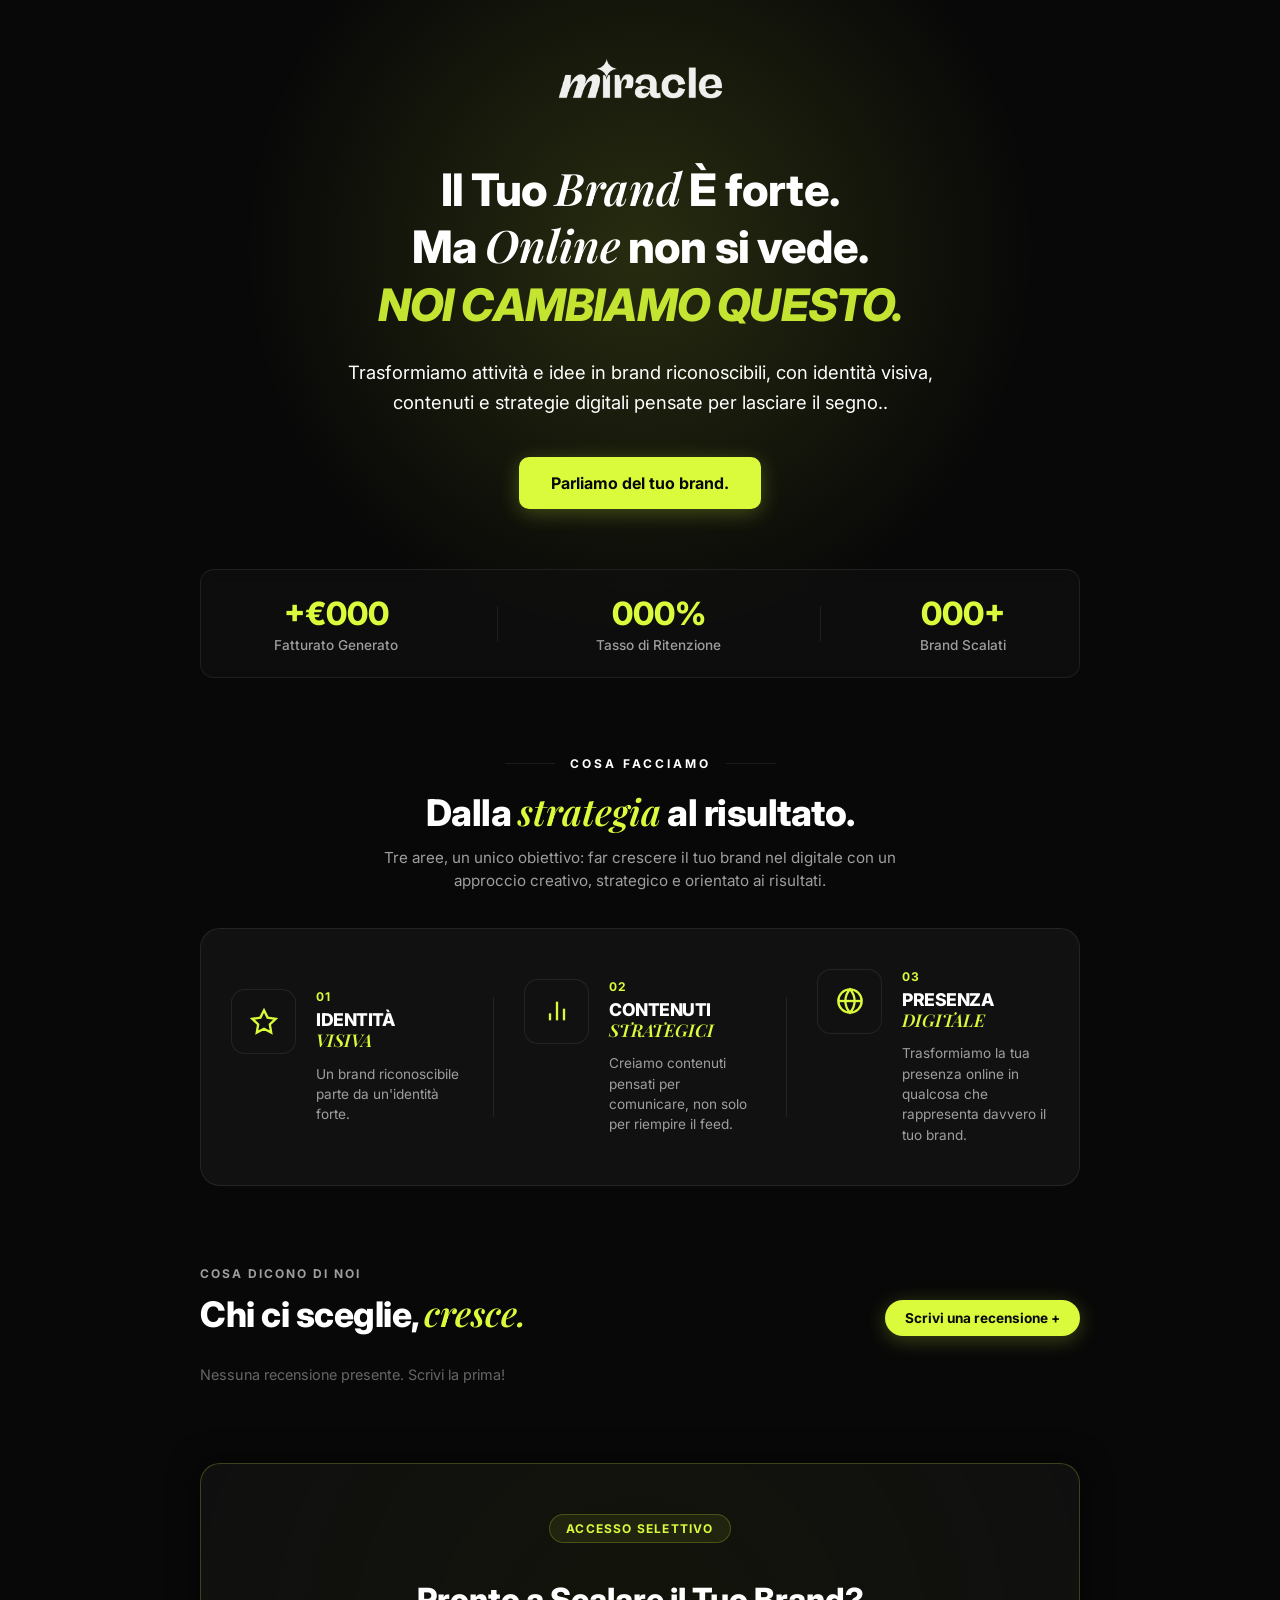
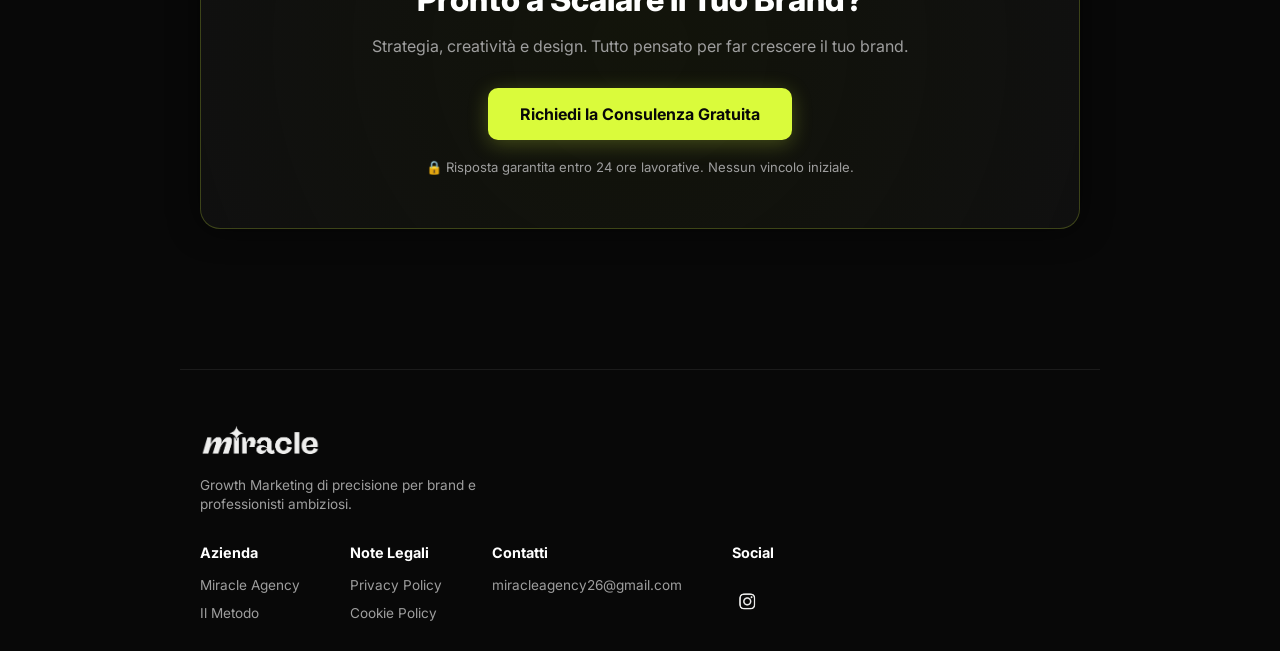
<file: index.HTML>
<!DOCTYPE html>
<html lang="it">
<head>
    <meta charset="UTF-8">
    <meta name="viewport" content="width=device-width, initial-scale=1.0">
    <title>Miracle Agency | Dominanza Digitale & Scale Marketing</title>
    <!-- Font -->
    <link href="https://fonts.googleapis.com/css2?family=Inter:wght@400;600;700;800&family=Playfair+Display:ital,wght@1,600&display=swap" rel="stylesheet">
    <!-- FOGLIO DI STILE -->
    <link rel="stylesheet" href="stile.css">
</head>
<body>
    <div class="glow-bg"></div>

    <main class="container">
        <!-- LOGO -->
        <header class="logo-container">
            <img src="logom.png" alt="Miracle Agency Logo" class="logo">
        </header>

        <!-- HERO SECTION -->
        <h1 class="headline">
            Il Tuo <span class="serif-italic">Brand</span> È forte.<br>
            Ma <span class="serif-italic">Online</span> non si vede.<br>
            <span class="red-highlight">NOI CAMBIAMO QUESTO.</span>
        </h1>
        <p class="subtitle new-subtitle">Trasformiamo attività e idee in brand riconoscibili, con identità visiva, contenuti e strategie digitali pensate per lasciare il segno..</p>
        
        <div class="hero-cta-group">
            <a href="#candidatura" class="cta-button primary-cta">Parliamo del tuo brand.</a>
        </div>

        <!-- STATS BAR -->
        <section class="stats-bar">
            <div class="stat-item">
                <span class="stat-number">+€000</span>
                <span class="stat-label">Fatturato Generato</span>
            </div>
            <div class="stat-divider"></div>
            <div class="stat-item">
                <span class="stat-number">000%</span>
                <span class="stat-label">Tasso di Ritenzione</span>
            </div>
            <div class="stat-divider"></div>
            <div class="stat-item">
                <span class="stat-number">000+</span>
                <span class="stat-label">Brand Scalati</span>
            </div>
        </section>

        <!-- PILLARI / COSA FACCIAMO -->
        <section class="features-grid" id="metodo">
            <div class="section-header-box">
                <span class="section-badge-tag">COSA FACCIAMO</span>
                <h2 class="section-main-title">Dalla <span class="serif-italic highlight">strategia</span> al risultato.</h2>
                <p class="section-desc">Tre aree, un unico obiettivo: far crescere il tuo brand nel digitale con un approccio creativo, strategico e orientato ai risultati.</p>
            </div>

            <div class="features-wrapper">
                <!-- Card 1 -->
                <div class="feature-card">
                    <div class="card-icon-box">
                        <svg class="feature-svg" viewBox="0 0 24 24" fill="none" stroke="currentColor" stroke-width="2"><path d="M12 2l3.09 6.26L22 9.27l-5 4.87 1.18 6.88L12 17.77l-6.18 3.25L7 14.14 2 9.27l6.91-1.01L12 2z"/></svg>
                    </div>
                    <div class="card-content">
                        <span class="step-num">01</span>
                        <h3>IDENTITÀ<br><span class="serif-italic highlight">VISIVA</span></h3>
                        <p>Un brand riconoscibile parte da un'identità forte.</p>
                    </div>
                </div>

                <div class="feature-divider"></div>

                <!-- Card 2 -->
                <div class="feature-card">
                    <div class="card-icon-box">
                        <svg class="feature-svg" viewBox="0 0 24 24" fill="none" stroke="currentColor" stroke-width="2"><line x1="18" y1="20" x2="18" y2="10"/><line x1="12" y1="20" x2="12" y2="4"/><line x1="6" y1="20" x2="6" y2="14"/></svg>
                    </div>
                    <div class="card-content">
                        <span class="step-num">02</span>
                        <h3>CONTENUTI<br><span class="serif-italic highlight">STRATEGICI</span></h3>
                        <p>Creiamo contenuti pensati per comunicare, non solo per riempire il feed.</p>
                    </div>
                </div>

                <div class="feature-divider"></div>

                <!-- Card 3 -->
                <div class="feature-card">
                    <div class="card-icon-box">
                        <svg class="feature-svg" viewBox="0 0 24 24" fill="none" stroke="currentColor" stroke-width="2"><circle cx="12" cy="12" r="10"/><line x1="2" y1="12" x2="22" y2="12"/><path d="M12 2a15.3 15.3 0 0 1 4 10 15.3 15.3 0 0 1-4 10 15.3 15.3 0 0 1-4-10 15.3 15.3 0 0 1 4-10z"/></svg>
                    </div>
                    <div class="card-content">
                        <span class="step-num">03</span>
                        <h3>PRESENZA<br><span class="serif-italic highlight">DIGITALE</span></h3>
                        <p>Trasformiamo la tua presenza online in qualcosa che rappresenta davvero il tuo brand.</p>
                    </div>
                </div>
            </div>
        </section>

        <!-- SEZIONE RECENSIONI (COSA DICONO DI NOI) -->
        <section class="reviews-section" id="recensioni">
            <div class="reviews-header">
                <div class="reviews-title-wrapper">
                    <span class="reviews-top-tag">COSA DICONO DI NOI</span>
                    <h2 class="reviews-main-title">Chi ci sceglie, <span class="serif-italic highlight">cresce.</span></h2>
                </div>
                <div>
                    <button id="openReviewFormBtn" class="cta-button primary-cta" style="padding: 10px 20px; font-size: 0.85rem; border-radius: 30px; border: none; cursor: pointer;">Scrivi una recensione +</button>
                </div>
            </div>

            <!-- FORM INTEGRATO (Inizialmente nascosto) -->
            <div id="reviewFormContainer" style="display: none; background: var(--card-bg, #111); border: 1px solid var(--border-light, #222); border-radius: 16px; padding: 25px; margin-bottom: 30px;">
                <h3 style="color: white; margin-bottom: 15px; font-size: 1.2rem;">Lascia la tua recensione</h3>
                <form id="inlineReviewForm" style="display: flex; flex-direction: column; gap: 15px;">
                    <div style="display: flex; flex-direction: column; gap: 5px;">
                        <label style="font-size: 0.8rem; color: #aaa;">Nome e Cognome</label>
                        <input type="text" id="authorName" required placeholder="es. Mario Rossi" style="padding: 12px; background: #000; border: 1px solid #333; border-radius: 8px; color: white;">
                    </div>
                    <div style="display: flex; flex-direction: column; gap: 5px;">
                        <label style="font-size: 0.8rem; color: #aaa;">Ruolo / Attività</label>
                        <input type="text" id="authorRole" required placeholder="es. E-commerce Manager - Milano" style="padding: 12px; background: #000; border: 1px solid #333; border-radius: 8px; color: white;">
                    </div>
                    <div style="display: flex; flex-direction: column; gap: 5px;">
                        <label style="font-size: 0.8rem; color: #aaa;">La tua recensione</label>
                        <textarea id="reviewText" required rows="3" placeholder="Scrivi la tua esperienza..." style="padding: 12px; background: #000; border: 1px solid #333; border-radius: 8px; color: white; resize: vertical;"></textarea>
                    </div>
                    <div style="display: flex; flex-direction: column; gap: 5px;">
                        <label style="font-size: 0.8rem; color: #aaa;">Valutazione</label>
                        <select id="reviewStars" style="padding: 12px; background: #000; border: 1px solid #333; border-radius: 8px; color: white;">
                            <option value="★★★★★">5 Stelle (Eccellente)</option>
                            <option value="★★★★☆">4 Stelle</option>
                            <option value="★★★☆☆">3 Stelle</option>
                        </select>
                    </div>
                    <div style="display: flex; gap: 10px; margin-top: 5px;">
                        <button type="submit" class="cta-button primary-cta" style="border: none; cursor: pointer; padding: 10px 20px; font-size: 0.85rem; border-radius: 8px;">Pubblica Subito</button>
                        <button type="button" id="cancelReviewBtn" style="background: transparent; border: 1px solid #444; color: #aaa; padding: 10px 20px; font-size: 0.85rem; border-radius: 8px; cursor: pointer;">Annulla</button>
                    </div>
                </form>
            </div>

            <!-- Griglia recensioni -->
            <div class="reviews-grid" id="reviewsContainer">
                <!-- Le recensioni dinamiche verranno iniettate qui dentro -->
            </div>
        </section>

        <!-- CTA BOX -->
        <section class="cta-box-section" id="candidatura">
            <span class="badge">ACCESSO SELETTIVO</span>
            <h2>Pronto a Scalare il Tuo Brand?</h2>
            <p>Strategia, creatività e design.
                Tutto pensato per far crescere il tuo brand.
            </p>
            
            <a href="consulenza.html" class="cta-button primary-cta">Richiedi la Consulenza Gratuita</a>        
                
            <p class="cta-microcopy">🔒 Risposta garantita entro 24 ore lavorative. Nessun vincolo iniziale.</p>
        </section>
    </main>

    <!-- FOOTER -->
    <footer>
        <div class="footer-content">
            <img src="logom.png" alt="Miracle Agency" class="footer-logo">
            <p class="footer-tagline">Growth Marketing di precisione per brand e professionisti ambiziosi.</p>
        </div>
        <div class="footer-links">
            <div>
                <strong>Azienda</strong>
                <a href="#">Miracle Agency</a>
                <a href="#metodo">Il Metodo</a>
            </div>
            <div>
                <strong>Note Legali</strong>
                <a href="#">Privacy Policy</a>
                <a href="#">Cookie Policy</a>
            </div>
            <div>
                <strong>Contatti</strong>
                <a href="mailto:info@miracleagency.it">miracleagency26@gmail.com</a>
            </div>
            <div>
                <strong>Social</strong>
                <div class="footer-socials" style="margin-top: 8px;">
                    <a href="https://www.instagram.com/m1raclestudios?stkn=MWg2dnB4Z3Btc28xcA==" target="_blank" rel="noopener noreferrer" style="display: inline-block; width: 32px; height: 32px;">
                        <img src="logoinsta.png" alt="Instagram" style="width: 100%; height: 100%; object-fit: contain; border-radius: 6px;">
                    </a>
                </div>
            </div>
        </div>
    </footer>

    <!-- SCRIPT GESTIONE RECENSIONI (Max 6 elementi) -->
    <script>
        document.addEventListener("DOMContentLoaded", function() {
            const openBtn = document.getElementById('openReviewFormBtn');
            const formContainer = document.getElementById('reviewFormContainer');
            const cancelBtn = document.getElementById('cancelReviewBtn');
            const form = document.getElementById('inlineReviewForm');
            const container = document.getElementById('reviewsContainer');

            // Funzione per mostrare le recensioni (limitate alle ultime 6)
            function renderReviews() {
                container.innerHTML = ''; // Pulisce la griglia

                let reviews = JSON.parse(localStorage.getItem('miracle_reviews')) || [];
                const latestReviews = reviews.slice(0, 6);

                if (latestReviews.length === 0) {
                    container.innerHTML = '<p style="color: #666; font-size: 0.9rem; grid-column: 1 / -1;">Nessuna recensione presente. Scrivi la prima!</p>';
                    return;
                }

                latestReviews.forEach(rev => {
                    const reviewCard = document.createElement('div');
                    reviewCard.className = 'review-card';
                    reviewCard.innerHTML = `
                        <p class="review-text">"${rev.text}"</p>
                        <div class="review-author-box">
                            <div class="author-avatar" style="background-color: #333;"></div>
                            <div class="author-info">
                                <strong>${rev.name}</strong>
                               <span>${rev.role}</span>
                            </div>
                            <div class="review-stars">${rev.stars}</div>
                        </div>
                    `;
                    container.appendChild(reviewCard);
                });
            }

            // Mostra le recensioni all'avvio della pagina
            renderReviews();

            // Mostra il form al click
            openBtn.addEventListener('click', function() {
                formContainer.style.display = 'block';
                formContainer.scrollIntoView({ behavior: 'smooth' });
            });

            // Nascondi il form
            cancelBtn.addEventListener('click', function() {
                formContainer.style.display = 'none';
            });

            // Gestione invio nuova recensione
            form.addEventListener('submit', function(e) {
                e.preventDefault();

                const newReview = {
                    name: document.getElementById('authorName').value,
                    role: document.getElementById('authorRole').value,
                    text: document.getElementById('reviewText').value,
                    stars: document.getElementById('reviewStars').value
                };

                let reviews = JSON.parse(localStorage.getItem('miracle_reviews')) || [];
                reviews.unshift(newReview);

                localStorage.setItem('miracle_reviews', JSON.stringify(reviews));

                renderReviews();

                form.reset();
                formContainer.style.display = 'none';
                alert('Recensione pubblicata con successo!');
            });
        });
    </script>
</body>
</html>
</file>
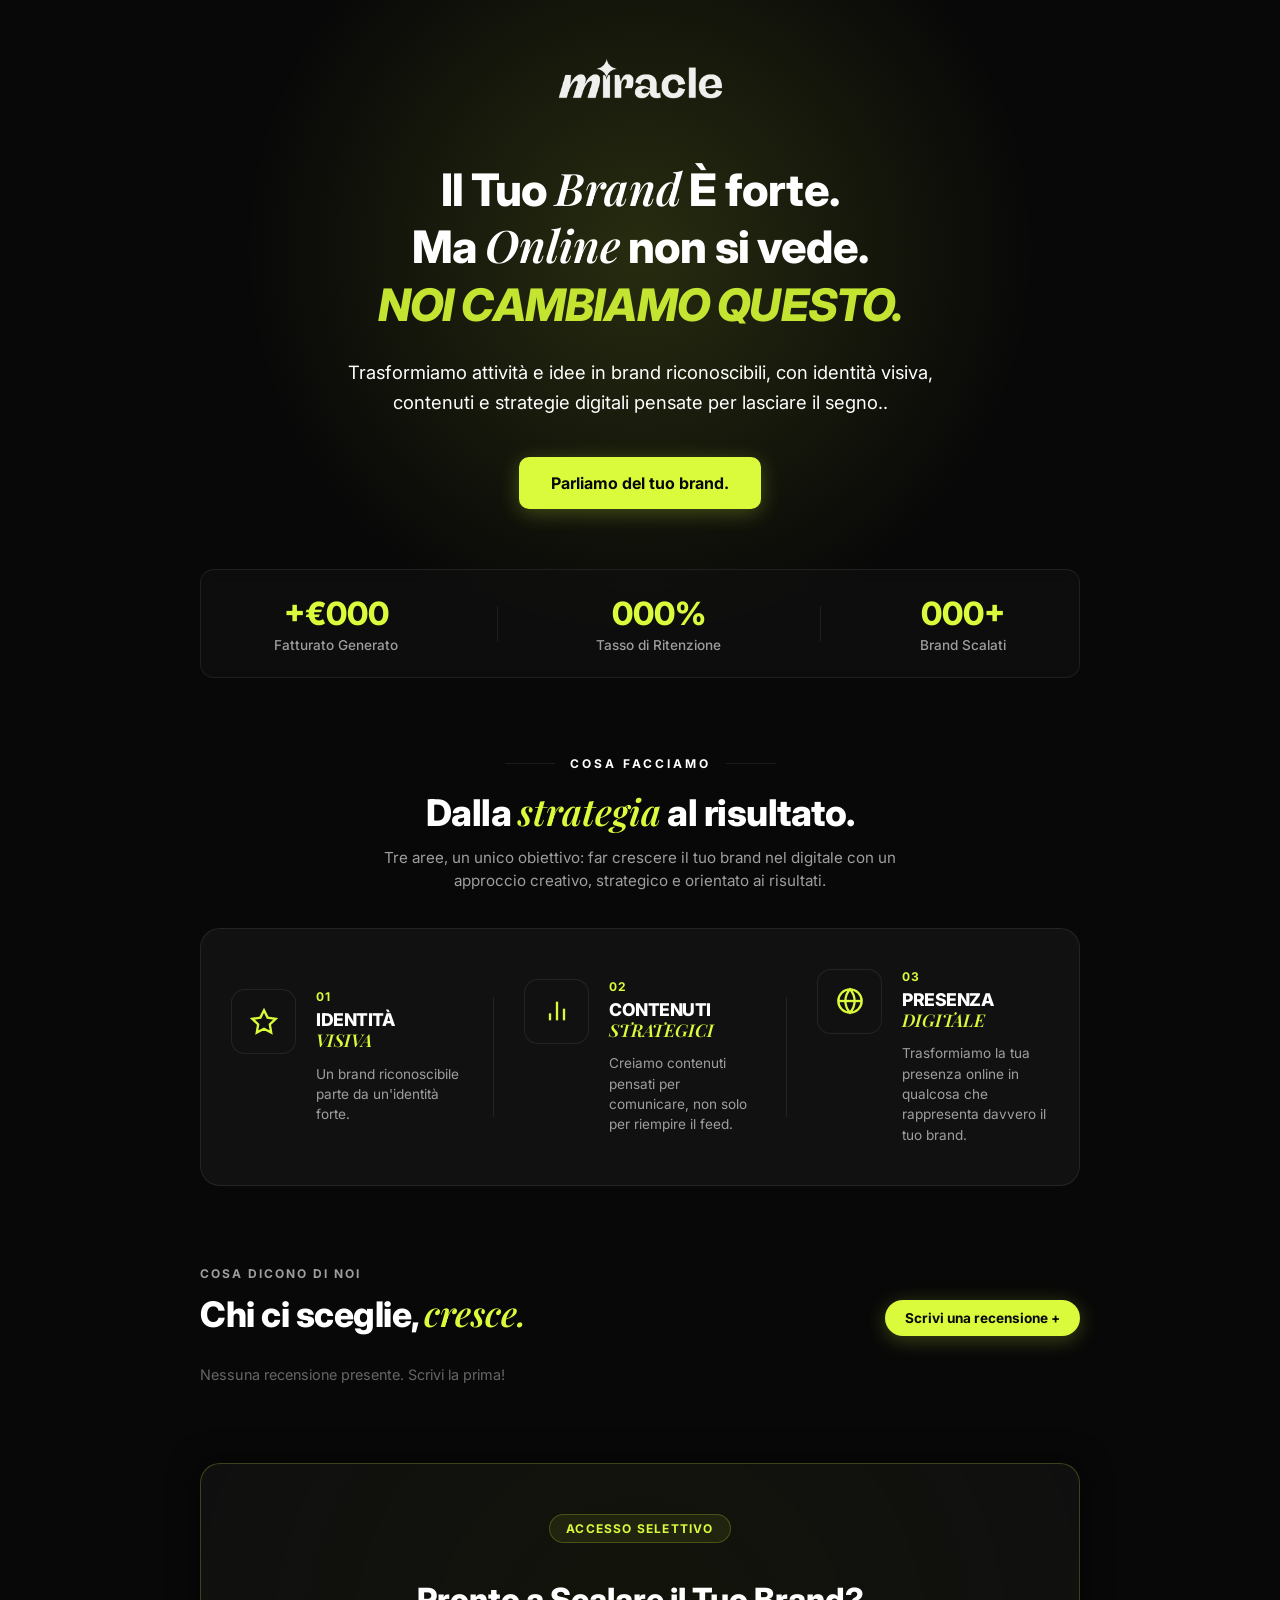
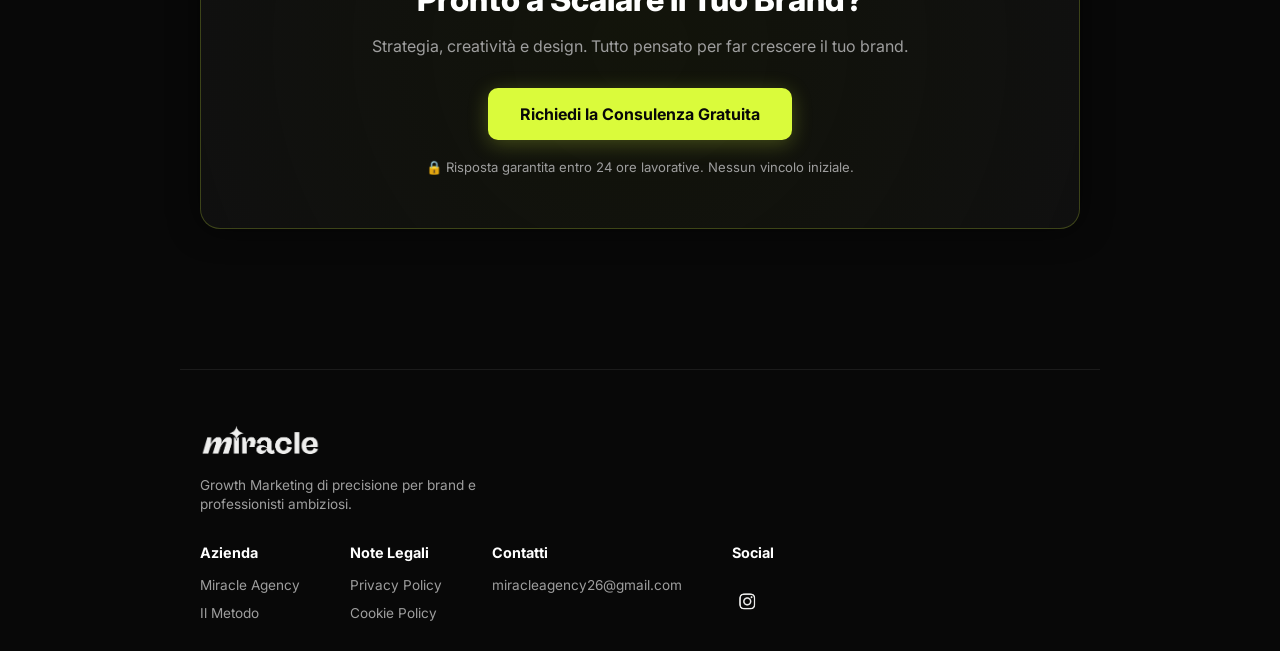
<file: index.html>
<!DOCTYPE html>
<html lang="it">
<head>
    <meta charset="UTF-8">
    <meta name="viewport" content="width=device-width, initial-scale=1.0">
    <title>Miracle Agency | Dominanza Digitale & Scale Marketing</title>
    <!-- Font -->
    <link href="https://fonts.googleapis.com/css2?family=Inter:wght@400;600;700;800&family=Playfair+Display:ital,wght@1,600&display=swap" rel="stylesheet">
    <!-- FOGLIO DI STILE -->
    <link rel="stylesheet" href="stile.css">
</head>
<body>
    <div class="glow-bg"></div>

    <main class="container">
        <!-- LOGO -->
        <header class="logo-container">
            <img src="logom.png" alt="Miracle Agency Logo" class="logo">
        </header>

        <!-- HERO SECTION -->
        <h1 class="headline">
            Il Tuo <span class="serif-italic">Brand</span> È forte.<br>
            Ma <span class="serif-italic">Online</span> non si vede.<br>
            <span class="red-highlight">NOI CAMBIAMO QUESTO.</span>
        </h1>
        <p class="subtitle new-subtitle">Trasformiamo attività e idee in brand riconoscibili, con identità visiva, contenuti e strategie digitali pensate per lasciare il segno..</p>
        
        <div class="hero-cta-group">
            <a href="#candidatura" class="cta-button primary-cta">Parliamo del tuo brand.</a>
        </div>

        <!-- STATS BAR -->
        <section class="stats-bar">
            <div class="stat-item">
                <span class="stat-number">+€000</span>
                <span class="stat-label">Fatturato Generato</span>
            </div>
            <div class="stat-divider"></div>
            <div class="stat-item">
                <span class="stat-number">000%</span>
                <span class="stat-label">Tasso di Ritenzione</span>
            </div>
            <div class="stat-divider"></div>
            <div class="stat-item">
                <span class="stat-number">000+</span>
                <span class="stat-label">Brand Scalati</span>
            </div>
        </section>

        <!-- PILLARI / COSA FACCIAMO -->
        <section class="features-grid" id="metodo">
            <div class="section-header-box">
                <span class="section-badge-tag">COSA FACCIAMO</span>
                <h2 class="section-main-title">Dalla <span class="serif-italic highlight">strategia</span> al risultato.</h2>
                <p class="section-desc">Tre aree, un unico obiettivo: far crescere il tuo brand nel digitale con un approccio creativo, strategico e orientato ai risultati.</p>
            </div>

            <div class="features-wrapper">
                <!-- Card 1 -->
                <div class="feature-card">
                    <div class="card-icon-box">
                        <svg class="feature-svg" viewBox="0 0 24 24" fill="none" stroke="currentColor" stroke-width="2"><path d="M12 2l3.09 6.26L22 9.27l-5 4.87 1.18 6.88L12 17.77l-6.18 3.25L7 14.14 2 9.27l6.91-1.01L12 2z"/></svg>
                    </div>
                    <div class="card-content">
                        <span class="step-num">01</span>
                        <h3>IDENTITÀ<br><span class="serif-italic highlight">VISIVA</span></h3>
                        <p>Un brand riconoscibile parte da un'identità forte.</p>
                    </div>
                </div>

                <div class="feature-divider"></div>

                <!-- Card 2 -->
                <div class="feature-card">
                    <div class="card-icon-box">
                        <svg class="feature-svg" viewBox="0 0 24 24" fill="none" stroke="currentColor" stroke-width="2"><line x1="18" y1="20" x2="18" y2="10"/><line x1="12" y1="20" x2="12" y2="4"/><line x1="6" y1="20" x2="6" y2="14"/></svg>
                    </div>
                    <div class="card-content">
                        <span class="step-num">02</span>
                        <h3>CONTENUTI<br><span class="serif-italic highlight">STRATEGICI</span></h3>
                        <p>Creiamo contenuti pensati per comunicare, non solo per riempire il feed.</p>
                    </div>
                </div>

                <div class="feature-divider"></div>

                <!-- Card 3 -->
                <div class="feature-card">
                    <div class="card-icon-box">
                        <svg class="feature-svg" viewBox="0 0 24 24" fill="none" stroke="currentColor" stroke-width="2"><circle cx="12" cy="12" r="10"/><line x1="2" y1="12" x2="22" y2="12"/><path d="M12 2a15.3 15.3 0 0 1 4 10 15.3 15.3 0 0 1-4 10 15.3 15.3 0 0 1-4-10 15.3 15.3 0 0 1 4-10z"/></svg>
                    </div>
                    <div class="card-content">
                        <span class="step-num">03</span>
                        <h3>PRESENZA<br><span class="serif-italic highlight">DIGITALE</span></h3>
                        <p>Trasformiamo la tua presenza online in qualcosa che rappresenta davvero il tuo brand.</p>
                    </div>
                </div>
            </div>
        </section>

        <!-- SEZIONE RECENSIONI (COSA DICONO DI NOI) -->
        <section class="reviews-section" id="recensioni">
            <div class="reviews-header">
                <div class="reviews-title-wrapper">
                    <span class="reviews-top-tag">COSA DICONO DI NOI</span>
                    <h2 class="reviews-main-title">Chi ci sceglie, <span class="serif-italic highlight">cresce.</span></h2>
                </div>
                <div>
                    <button id="openReviewFormBtn" class="cta-button primary-cta" style="padding: 10px 20px; font-size: 0.85rem; border-radius: 30px; border: none; cursor: pointer;">Scrivi una recensione +</button>
                </div>
            </div>

            <!-- FORM INTEGRATO (Inizialmente nascosto) -->
            <div id="reviewFormContainer" style="display: none; background: var(--card-bg, #111); border: 1px solid var(--border-light, #222); border-radius: 16px; padding: 25px; margin-bottom: 30px;">
                <h3 style="color: white; margin-bottom: 15px; font-size: 1.2rem;">Lascia la tua recensione</h3>
                <form id="inlineReviewForm" style="display: flex; flex-direction: column; gap: 15px;">
                    <div style="display: flex; flex-direction: column; gap: 5px;">
                        <label style="font-size: 0.8rem; color: #aaa;">Nome e Cognome</label>
                        <input type="text" id="authorName" required placeholder="es. Mario Rossi" style="padding: 12px; background: #000; border: 1px solid #333; border-radius: 8px; color: white;">
                    </div>
                    <div style="display: flex; flex-direction: column; gap: 5px;">
                        <label style="font-size: 0.8rem; color: #aaa;">Ruolo / Attività</label>
                        <input type="text" id="authorRole" required placeholder="es. E-commerce Manager - Milano" style="padding: 12px; background: #000; border: 1px solid #333; border-radius: 8px; color: white;">
                    </div>
                    <div style="display: flex; flex-direction: column; gap: 5px;">
                        <label style="font-size: 0.8rem; color: #aaa;">La tua recensione</label>
                        <textarea id="reviewText" required rows="3" placeholder="Scrivi la tua esperienza..." style="padding: 12px; background: #000; border: 1px solid #333; border-radius: 8px; color: white; resize: vertical;"></textarea>
                    </div>
                    <div style="display: flex; flex-direction: column; gap: 5px;">
                        <label style="font-size: 0.8rem; color: #aaa;">Valutazione</label>
                        <select id="reviewStars" style="padding: 12px; background: #000; border: 1px solid #333; border-radius: 8px; color: white;">
                            <option value="★★★★★">5 Stelle (Eccellente)</option>
                            <option value="★★★★☆">4 Stelle</option>
                            <option value="★★★☆☆">3 Stelle</option>
                        </select>
                    </div>
                    <div style="display: flex; gap: 10px; margin-top: 5px;">
                        <button type="submit" class="cta-button primary-cta" style="border: none; cursor: pointer; padding: 10px 20px; font-size: 0.85rem; border-radius: 8px;">Pubblica Subito</button>
                        <button type="button" id="cancelReviewBtn" style="background: transparent; border: 1px solid #444; color: #aaa; padding: 10px 20px; font-size: 0.85rem; border-radius: 8px; cursor: pointer;">Annulla</button>
                    </div>
                </form>
            </div>

            <!-- Griglia recensioni -->
            <div class="reviews-grid" id="reviewsContainer">
                <!-- Le recensioni dinamiche verranno iniettate qui dentro -->
            </div>
        </section>

        <!-- CTA BOX -->
        <section class="cta-box-section" id="candidatura">
            <span class="badge">ACCESSO SELETTIVO</span>
            <h2>Pronto a Scalare il Tuo Brand?</h2>
            <p>Strategia, creatività e design.
                Tutto pensato per far crescere il tuo brand.
            </p>
            
            <a href="consulenza.html" class="cta-button primary-cta">Richiedi la Consulenza Gratuita</a>        
                
            <p class="cta-microcopy">🔒 Risposta garantita entro 24 ore lavorative. Nessun vincolo iniziale.</p>
        </section>
    </main>

    <!-- FOOTER -->
    <footer>
        <div class="footer-content">
            <img src="logom.png" alt="Miracle Agency" class="footer-logo">
            <p class="footer-tagline">Growth Marketing di precisione per brand e professionisti ambiziosi.</p>
        </div>
        <div class="footer-links">
            <div>
                <strong>Azienda</strong>
                <a href="#">Miracle Agency</a>
                <a href="#metodo">Il Metodo</a>
            </div>
            <div>
                <strong>Note Legali</strong>
                <a href="#">Privacy Policy</a>
                <a href="#">Cookie Policy</a>
            </div>
            <div>
                <strong>Contatti</strong>
                <a href="mailto:info@miracleagency.it">miracleagency26@gmail.com</a>
            </div>
            <div>
                <strong>Social</strong>
                <div class="footer-socials" style="margin-top: 8px;">
                    <a href="https://www.instagram.com/m1raclestudios?stkn=MWg2dnB4Z3Btc28xcA==" target="_blank" rel="noopener noreferrer" style="display: inline-block; width: 32px; height: 32px;">
                        <img src="logoinsta.png" alt="Instagram" style="width: 100%; height: 100%; object-fit: contain; border-radius: 6px;">
                    </a>
                </div>
            </div>
        </div>
    </footer>

    <!-- SCRIPT GESTIONE RECENSIONI (Max 6 elementi) -->
    <script>
        document.addEventListener("DOMContentLoaded", function() {
            const openBtn = document.getElementById('openReviewFormBtn');
            const formContainer = document.getElementById('reviewFormContainer');
            const cancelBtn = document.getElementById('cancelReviewBtn');
            const form = document.getElementById('inlineReviewForm');
            const container = document.getElementById('reviewsContainer');

            // Funzione per mostrare le recensioni (limitate alle ultime 6)
            function renderReviews() {
                container.innerHTML = ''; // Pulisce la griglia

                let reviews = JSON.parse(localStorage.getItem('miracle_reviews')) || [];
                const latestReviews = reviews.slice(0, 6);

                if (latestReviews.length === 0) {
                    container.innerHTML = '<p style="color: #666; font-size: 0.9rem; grid-column: 1 / -1;">Nessuna recensione presente. Scrivi la prima!</p>';
                    return;
                }

                latestReviews.forEach(rev => {
                    const reviewCard = document.createElement('div');
                    reviewCard.className = 'review-card';
                    reviewCard.innerHTML = `
                        <p class="review-text">"${rev.text}"</p>
                        <div class="review-author-box">
                            <div class="author-avatar" style="background-color: #333;"></div>
                            <div class="author-info">
                                <strong>${rev.name}</strong>
                               <span>${rev.role}</span>
                            </div>
                            <div class="review-stars">${rev.stars}</div>
                        </div>
                    `;
                    container.appendChild(reviewCard);
                });
            }

            // Mostra le recensioni all'avvio della pagina
            renderReviews();

            // Mostra il form al click
            openBtn.addEventListener('click', function() {
                formContainer.style.display = 'block';
                formContainer.scrollIntoView({ behavior: 'smooth' });
            });

            // Nascondi il form
            cancelBtn.addEventListener('click', function() {
                formContainer.style.display = 'none';
            });

            // Gestione invio nuova recensione
            form.addEventListener('submit', function(e) {
                e.preventDefault();

                const newReview = {
                    name: document.getElementById('authorName').value,
                    role: document.getElementById('authorRole').value,
                    text: document.getElementById('reviewText').value,
                    stars: document.getElementById('reviewStars').value
                };

                let reviews = JSON.parse(localStorage.getItem('miracle_reviews')) || [];
                reviews.unshift(newReview);

                localStorage.setItem('miracle_reviews', JSON.stringify(reviews));

                renderReviews();

                form.reset();
                formContainer.style.display = 'none';
                alert('Recensione pubblicata con successo!');
            });
        });
    </script>
</body>
</html>
</file>
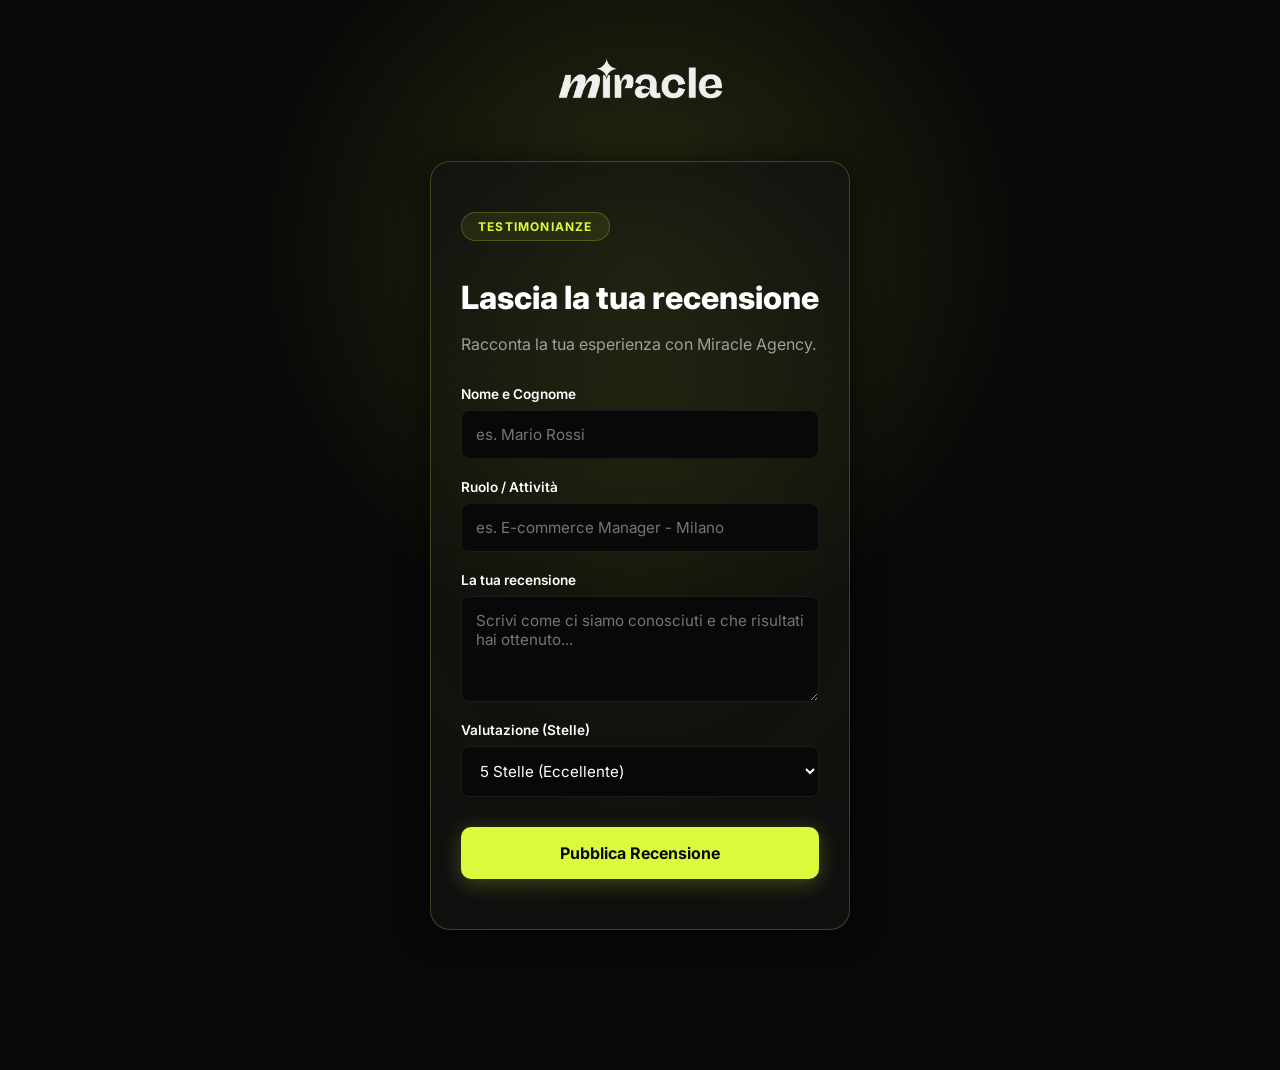
<file: recensioni.html>
<!DOCTYPE html>
<html lang="it">
<head>
    <meta charset="UTF-8">
    <meta name="viewport" content="width=device-width, initial-scale=1.0">
    <title>Aggiungi Recensione | Miracle Agency</title>
    <!-- Font -->
    <link href="https://fonts.googleapis.com/css2?family=Inter:wght@400;600;700;800&family=Playfair+Display:ital,wght@1,600&display=swap" rel="stylesheet">
    <!-- FOGLIO DI STILE -->
    <link rel="stylesheet" href="stile.css">
</head>
<body>
    <div class="glow-bg"></div>

    <main class="container" style="max-width: 600px;">
        <!-- LOGO -->
        <header class="logo-container">
            <a href="index.html">
                <img src="logom.png" alt="Miracle Agency Logo" class="logo">
            </a>
        </header>

        <section class="cta-box-section" style="text-align: left;">
            <span class="badge">TESTIMONIANZE</span>
            <h2>Lascia la tua recensione</h2>
            <p>Racconta la tua esperienza con Miracle Agency.</p>
            
            <!-- FORM DI INSERIMENTO -->
            <form id="reviewForm" style="display: flex; flex-direction: column; gap: 20px; margin-top: 25px;">
                <div style="display: flex; flex-direction: column; gap: 8px;">
                    <label style="font-size: 0.85rem; font-weight: 600; color: var(--text-light);">Nome e Cognome</label>
                    <input type="text" id="authorName" required placeholder="es. Mario Rossi" style="padding: 14px; background: var(--bg-dark); border: 1px solid var(--border-light); border-radius: 8px; color: white; font-size: 0.95rem;">
                </div>

                <div style="display: flex; flex-direction: column; gap: 8px;">
                    <label style="font-size: 0.85rem; font-weight: 600; color: var(--text-light);">Ruolo / Attività</label>
                    <input type="text" id="authorRole" required placeholder="es. E-commerce Manager - Milano" style="padding: 14px; background: var(--bg-dark); border: 1px solid var(--border-light); border-radius: 8px; color: white; font-size: 0.95rem;">
                </div>

                <div style="display: flex; flex-direction: column; gap: 8px;">
                    <label style="font-size: 0.85rem; font-weight: 600; color: var(--text-light);">La tua recensione</label>
                    <textarea id="reviewText" required rows="4" placeholder="Scrivi come ci siamo conosciuti e che risultati hai ottenuto..." style="padding: 14px; background: var(--bg-dark); border: 1px solid var(--border-light); border-radius: 8px; color: white; font-size: 0.95rem; resize: vertical;"></textarea>
                </div>

                <div style="display: flex; flex-direction: column; gap: 8px;">
                    <label style="font-size: 0.85rem; font-weight: 600; color: var(--text-light);">Valutazione (Stelle)</label>
                    <select id="reviewStars" style="padding: 14px; background: var(--bg-dark); border: 1px solid var(--border-light); border-radius: 8px; color: white; font-size: 0.95rem;">
                        <option value="★★★★★">5 Stelle (Eccellente)</option>
                        <option value="★★★★☆">4 Stelle</option>
                        <option value="★★★☆☆">3 Stelle</option>
                    </select>
                </div>

                <button type="submit" class="cta-button primary-cta" style="border: none; margin-top: 10px; cursor: pointer; text-align: center;">Pubblica Recensione</button>
            </form>
            
            <p id="formMessage" style="margin-top: 15px; font-size: 0.9rem; color: var(--brand-color); display: none; text-align: center;"></p>
        </section>
    </main>

    <!-- SCRIPT GESTIONE INVIO -->
    <script>
        document.getElementById('reviewForm').addEventListener('submit', function(e) {
            e.preventDefault();
            
            const newReview = {
                name: document.getElementById('authorName').value,
                role: document.getElementById('authorRole').value,
                text: document.getElementById('reviewText').value,
                stars: document.getElementById('reviewStars').value
            };

            let reviews = JSON.parse(localStorage.getItem('miracle_reviews')) || [];
            reviews.unshift(newReview);
            localStorage.setItem('miracle_reviews', JSON.stringify(reviews));

            const msg = document.getElementById('formMessage');
            msg.style.display = 'block';
            msg.textContent = 'Recensione pubblicata con successo! Reindirizzamento in corso...';
            
            setTimeout(() => {
                window.location.href = 'index.html#recensioni';
            }, 1500);
        });
    </script>
</body>
</html>
</file>
<file: stile.css>
/* --- VARIABILI COLORI MIRACLE --- */
:root {
    --bg-dark: #080808;
    --card-bg: #111111;
    --brand-color: #dafb3b;
    --brand-hover: #c4e432;
    --text-light: #ffffff;
    --text-muted: #9e9e9e;
    --glow-spread: rgba(218, 251, 59, 0.15);
    --border-color: rgba(218, 251, 59, 0.22);
    --border-light: rgba(255, 255, 255, 0.08);
}

/* --- RESET & BASE --- */
* {
    margin: 0;
    padding: 0;
    box-sizing: border-box;
    font-family: 'Inter', -apple-system, BlinkMacSystemFont, sans-serif;
    scroll-behavior: smooth;
}

body {
    background-color: var(--bg-dark);
    color: var(--text-light);
    display: flex;
    flex-direction: column;
    min-height: 100vh;
    position: relative;
    overflow-x: hidden;
}

/* Sfondo Glow Radiale */
.glow-bg {
    position: absolute;
    top: -150px;
    left: 50%;
    transform: translateX(-50%);
    width: 800px;
    height: 800px;
    background: radial-gradient(circle, var(--glow-spread) 0%, rgba(8,8,8,0) 70%);
    pointer-events: none;
    z-index: 0;
}

/* --- CONTAINER PRINCIPALE --- */
.container {
    max-width: 920px;
    margin: 0 auto;
    padding: 50px 20px 80px 20px;
    text-align: center;
    flex-grow: 1;
    position: relative;
    z-index: 1;
}

/* --- LOGO --- */
.logo-container {
    margin-bottom: 50px;
}
.logo {
    max-width: 170px;
    height: auto;
}

/* --- HERO SECTION --- */
.badge {
    display: inline-block;
    padding: 6px 16px;
    border-radius: 20px;
    background: rgba(218, 251, 59, 0.08);
    border: 1px solid var(--border-color);
    color: var(--brand-color);
    font-size: 0.75rem;
    font-weight: 700;
    letter-spacing: 1.2px;
    margin-bottom: 22px;
    text-transform: uppercase;
}

.headline {
    font-size: 2.8rem;
    font-weight: 800;
    line-height: 1.2;
    margin-bottom: 20px;
    letter-spacing: -0.8px;
}

.highlight {
    color: var(--brand-color);
}

.subtitle {
    font-size: 1.15rem;
    color: var(--text-muted);
    max-width: 660px;
    margin: 0 auto 35px auto;
    line-height: 1.6;
}

/* HERO CTA GROUP */
.hero-cta-group {
    display: flex;
    justify-content: center;
    gap: 15px;
    margin-bottom: 60px;
    flex-wrap: wrap;
}

.cta-button {
    display: inline-block;
    padding: 16px 32px;
    font-size: 1rem;
    font-weight: 700;
    border-radius: 10px;
    text-decoration: none;
    transition: all 0.3s ease;
    cursor: pointer;
}

.primary-cta {
    background-color: var(--brand-color);
    color: var(--bg-dark);
    box-shadow: 0 4px 20px rgba(218, 251, 59, 0.25);
}

.primary-cta:hover {
    background-color: var(--brand-hover);
    transform: translateY(-2px);
    box-shadow: 0 8px 25px rgba(218, 251, 59, 0.4);
}

.secondary-cta {
    background-color: transparent;
    color: var(--text-light);
    border: 1px solid var(--border-light);
}

.secondary-cta:hover {
    border-color: var(--border-color);
    color: var(--brand-color);
    background: rgba(255, 255, 255, 0.02);
}

/* --- STATS BAR --- */
.stats-bar {
    display: flex;
    justify-content: space-around;
    align-items: center;
    background: rgba(18, 18, 18, 0.6);
    border: 1px solid var(--border-light);
    border-radius: 14px;
    padding: 24px;
    margin-bottom: 70px;
    backdrop-filter: blur(8px);
}

.stat-item {
    display: flex;
    flex-direction: column;
    align-items: center;
}

.stat-number {
    font-size: 2rem;
    font-weight: 800;
    color: var(--brand-color);
    margin-bottom: 4px;
}

.stat-label {
    font-size: 0.85rem;
    color: var(--text-muted);
    font-weight: 500;
}

.stat-divider {
    width: 1px;
    height: 35px;
    background-color: var(--border-light);
}

/* --- FEATURES GRID / WRAPPER ORIZZONTALE --- */
.features-grid {
    margin-bottom: 80px;
    width: 100%;
}

.features-wrapper {
    background: var(--card-bg);
    border: 1px solid var(--border-light);
    border-radius: 20px;
    padding: 40px 30px;
    display: flex;
    align-items: center;
    justify-content: space-between;
    gap: 20px;
    text-align: left;
}

.feature-card {
    display: flex;
    align-items: flex-start;
    gap: 20px;
    flex: 1;
    background: transparent;
    border: none;
    padding: 0;
    box-shadow: none !important;
    transform: none !important;
}

/* Icona quadrata con bordo */
.card-icon-box {
    width: 65px;
    height: 65px;
    min-width: 65px;
    background: rgba(18, 18, 18, 0.8);
    border: 1px solid var(--border-light);
    border-radius: 14px;
    display: flex;
    align-items: center;
    justify-content: center;
    color: var(--brand-color);
}

.feature-svg {
    width: 28px;
    height: 28px;
}

/* Testi interni alla card */
.card-content {
    display: flex;
    flex-direction: column;
}

.step-num {
    font-size: 0.75rem;
    font-weight: 700;
    color: var(--brand-color);
    margin-bottom: 6px;
    letter-spacing: 1px;
}

.feature-card h3 {
    font-size: 1.1rem;
    font-weight: 800;
    line-height: 1.15;
    margin-bottom: 12px;
    text-transform: uppercase;
    letter-spacing: -0.5px;
    color: var(--text-light);
}

.feature-card p {
    font-size: 0.85rem;
    color: var(--text-muted);
    line-height: 1.5;
}

/* Divisore verticale tra le card */
.feature-divider {
    width: 1px;
    height: 120px;
    background-color: var(--border-light);
    margin: 0 10px;
}

/* --- ROADMAP / COME FUNZIONA --- */
.roadmap-section {
    margin-bottom: 80px;
}

.section-title {
    font-size: 1.8rem;
    font-weight: 800;
    margin-bottom: 35px;
    letter-spacing: -0.5px;
}

.roadmap-grid {
    display: grid;
    grid-template-columns: repeat(auto-fit, minmax(250px, 1fr));
    gap: 20px;
    text-align: left;
}

.step-card {
    background: var(--card-bg);
    border: 1px solid var(--border-light);
    border-radius: 14px;
    padding: 28px;
    position: relative;
}

.step-number {
    font-size: 0.8rem;
    font-weight: 800;
    color: var(--brand-color);
    background: rgba(218, 251, 59, 0.1);
    padding: 4px 10px;
    border-radius: 6px;
    display: inline-block;
    margin-bottom: 14px;
}

.step-card h4 {
    font-size: 1.05rem;
    font-weight: 700;
    margin-bottom: 10px;
}

.step-card p {
    font-size: 0.88rem;
    color: var(--text-muted);
    line-height: 1.5;
}

/* --- CTA BOX SECTION --- */
.cta-box-section {
    background: radial-gradient(circle at center, rgba(218, 251, 59, 0.05) 0%, rgba(18, 18, 18, 0.8) 100%);
    border: 1px solid var(--border-color);
    border-radius: 20px;
    padding: 50px 30px;
    margin-bottom: 60px;
    box-shadow: 0 0 30px rgba(0, 0, 0, 0.6);
}

.cta-box-section h2 {
    font-size: 2rem;
    font-weight: 800;
    margin: 15px 0;
}

.cta-box-section p {
    color: var(--text-muted);
    max-width: 540px;
    margin: 0 auto 30px auto;
    font-size: 1rem;
    line-height: 1.5;
}

.cta-microcopy {
    font-size: 0.82rem !important;
    color: var(--text-muted) !important;
    margin-top: 18px !important;
    margin-bottom: 0 !important;
}

/* --- FOOTER --- */
footer {
    border-top: 1px solid var(--border-light);
    padding: 50px 20px 30px 20px;
    max-width: 920px;
    margin: 0 auto;
    width: 100%;
    display: flex;
    justify-content: space-between;
    align-items: flex-start;
    flex-wrap: wrap;
    gap: 30px;
}

.footer-content {
    max-width: 300px;
    text-align: left;
}

.footer-logo {
    max-width: 120px;
    margin-bottom: 12px;
}

.footer-tagline {
    font-size: 0.85rem;
    color: var(--text-muted);
    line-height: 1.4;
}

.footer-links {
    display: flex;
    gap: 50px;
    font-size: 0.85rem;
    flex-wrap: wrap;
}

.footer-links div {
    display: flex;
    flex-direction: column;
    gap: 12px;
    text-align: left;
}

.footer-links strong {
    color: var(--text-light);
    margin-bottom: 4px;
    font-size: 0.9rem;
}

.footer-links a {
    color: var(--text-muted);
    text-decoration: none;
    transition: color 0.2s;
}

.footer-links a:hover {
    color: var(--brand-color);
}

/* --- AGGIUNTE NUOVA HERO SECTION --- */
.hero-memoji {
    width: 90px;
    height: auto;
    margin-bottom: 20px;
    filter: drop-shadow(0px 10px 15px rgba(0,0,0,0.5));
}

.serif-italic {
    font-family: 'Playfair Display', serif;
    font-style: italic;
    font-weight: 600;
    letter-spacing: normal;
}

.red-highlight {
    color: #c4e432;
    font-style: italic;
    text-transform: uppercase;
    display: inline-block;
    margin-top: 5px;
}

.new-subtitle {
    color: #ffffff;
    font-size: 1.15rem;
    max-width: 650px;
    margin: 25px auto 40px auto;
}

/* --- RESPONSIVE --- */
@media (max-width: 900px) {
    .features-wrapper {
        flex-direction: column;
        align-items: stretch;
        padding: 30px 20px;
    }
    
    .feature-divider {
        width: 100%;
        height: 1px;
        margin: 25px 0;
    }
}

@media (max-width: 768px) {
    .headline { font-size: 2.1rem; }
    .subtitle { font-size: 1rem; }
    .hero-cta-group { flex-direction: column; }
    .cta-button { width: 100%; text-align: center; }
    .stats-bar { flex-direction: column; gap: 20px; }
    .stat-divider { width: 60%; height: 1px; }
    footer { flex-direction: column; text-align: center; align-items: center; }
    .footer-content { text-align: center; }
    .footer-links { justify-content: center; text-align: center; gap: 30px; }
    .footer-links div { text-align: center; }
}

/* --- STILI INTESTAZIONE SEZIONE METODO --- */
.section-header-box {
    text-align: center;
    margin-bottom: 35px;
}

.section-badge-tag {
    display: inline-flex;
    align-items: center;
    justify-content: center;
    font-size: 0.75rem;
    font-weight: 700;
    letter-spacing: 3px;
    color: var(--text-light);
    text-transform: uppercase;
    margin-bottom: 15px;
    position: relative;
    width: 100%;
}

/* Linee decorative laterali del badge */
.section-badge-tag::before,
.section-badge-tag::after {
    content: "";
    height: 1px;
    width: 50px;
    background-color: var(--border-light);
    margin: 0 15px;
}

.section-main-title {
    font-size: 2.3rem;
    font-weight: 800;
    color: var(--text-light);
    letter-spacing: -0.5px;
    margin-bottom: 12px;
}

.section-desc {
    font-size: 0.95rem;
    color: var(--text-muted);
    max-width: 520px;
    margin: 0 auto;
    line-height: 1.5;
}

/* --- STILI SEZIONE RECENSIONI --- */
.reviews-section {
    margin-bottom: 80px;
    width: 100%;
    text-align: left;
}

.reviews-header {
    display: flex;
    justify-content: space-between;
    align-items: flex-end;
    margin-bottom: 30px;
    flex-wrap: wrap;
    gap: 20px;
}

.reviews-top-tag {
    display: block;
    font-size: 0.75rem;
    font-weight: 700;
    letter-spacing: 2px;
    color: var(--text-muted);
    text-transform: uppercase;
    margin-bottom: 8px;
}

.reviews-main-title {
    font-size: 2.2rem;
    font-weight: 800;
    color: var(--text-light);
    letter-spacing: -0.5px;
}

.reviews-cta {
    padding: 10px 20px;
    font-size: 0.85rem;
    border-radius: 30px;
}

.reviews-grid {
    display: grid;
    grid-template-columns: repeat(3, 1fr);
    gap: 20px;
}

.review-card {
    background: var(--card-bg);
    border: 1px solid var(--border-light);
    border-radius: 16px;
    padding: 24px;
    display: flex;
    flex-direction: column;
    justify-content: space-between;
    transition: border-color 0.3s ease;
}

.review-card:hover {
    border-color: var(--border-color);
}

.review-text {
    font-size: 0.9rem;
    color: var(--text-light);
    line-height: 1.6;
    margin-bottom: 24px;
}

.review-author-box {
    display: flex;
    align-items: center;
    gap: 12px;
    border-top: 1px solid var(--border-light);
    padding-top: 16px;
}

.author-avatar {
    width: 40px;
    height: 40px;
    min-width: 40px;
    border-radius: 50%;
    background-size: cover;
    background-position: center;
    background-color: #222;
    border: 1px solid var(--border-light);
}

.author-info {
    display: flex;
    flex-direction: column;
    flex-grow: 1;
}

.author-info strong {
    font-size: 0.9rem;
    color: var(--text-light);
}

.author-info span {
    font-size: 0.75rem;
    color: var(--text-muted);
}

.review-stars {
    color: #f5c518;
    font-size: 0.85rem;
    letter-spacing: 1px;
}

/* --- RESPONSIVE RECENSIONI --- */
@media (max-width: 900px) {
    .reviews-grid {
        grid-template-columns: 1fr;
    }
    .reviews-header {
        align-items: flex-start;
    }
}
</file>
